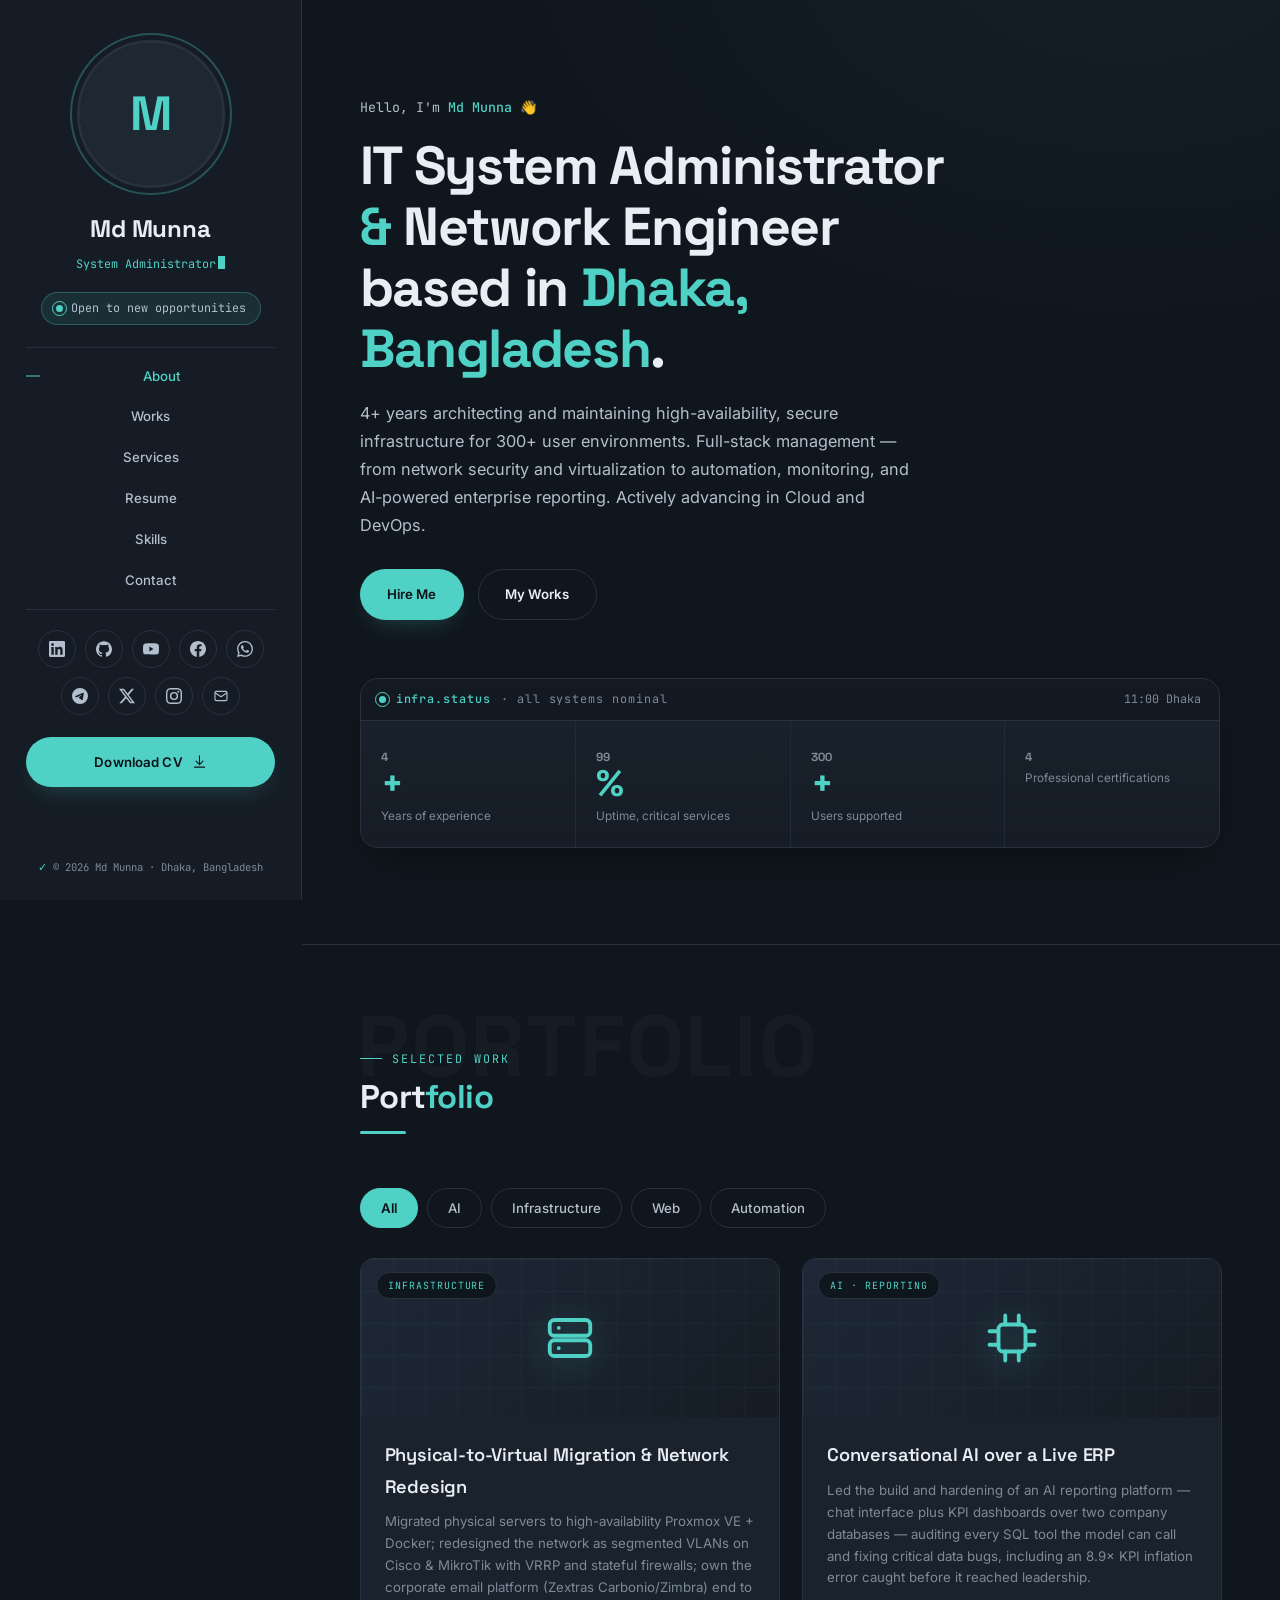
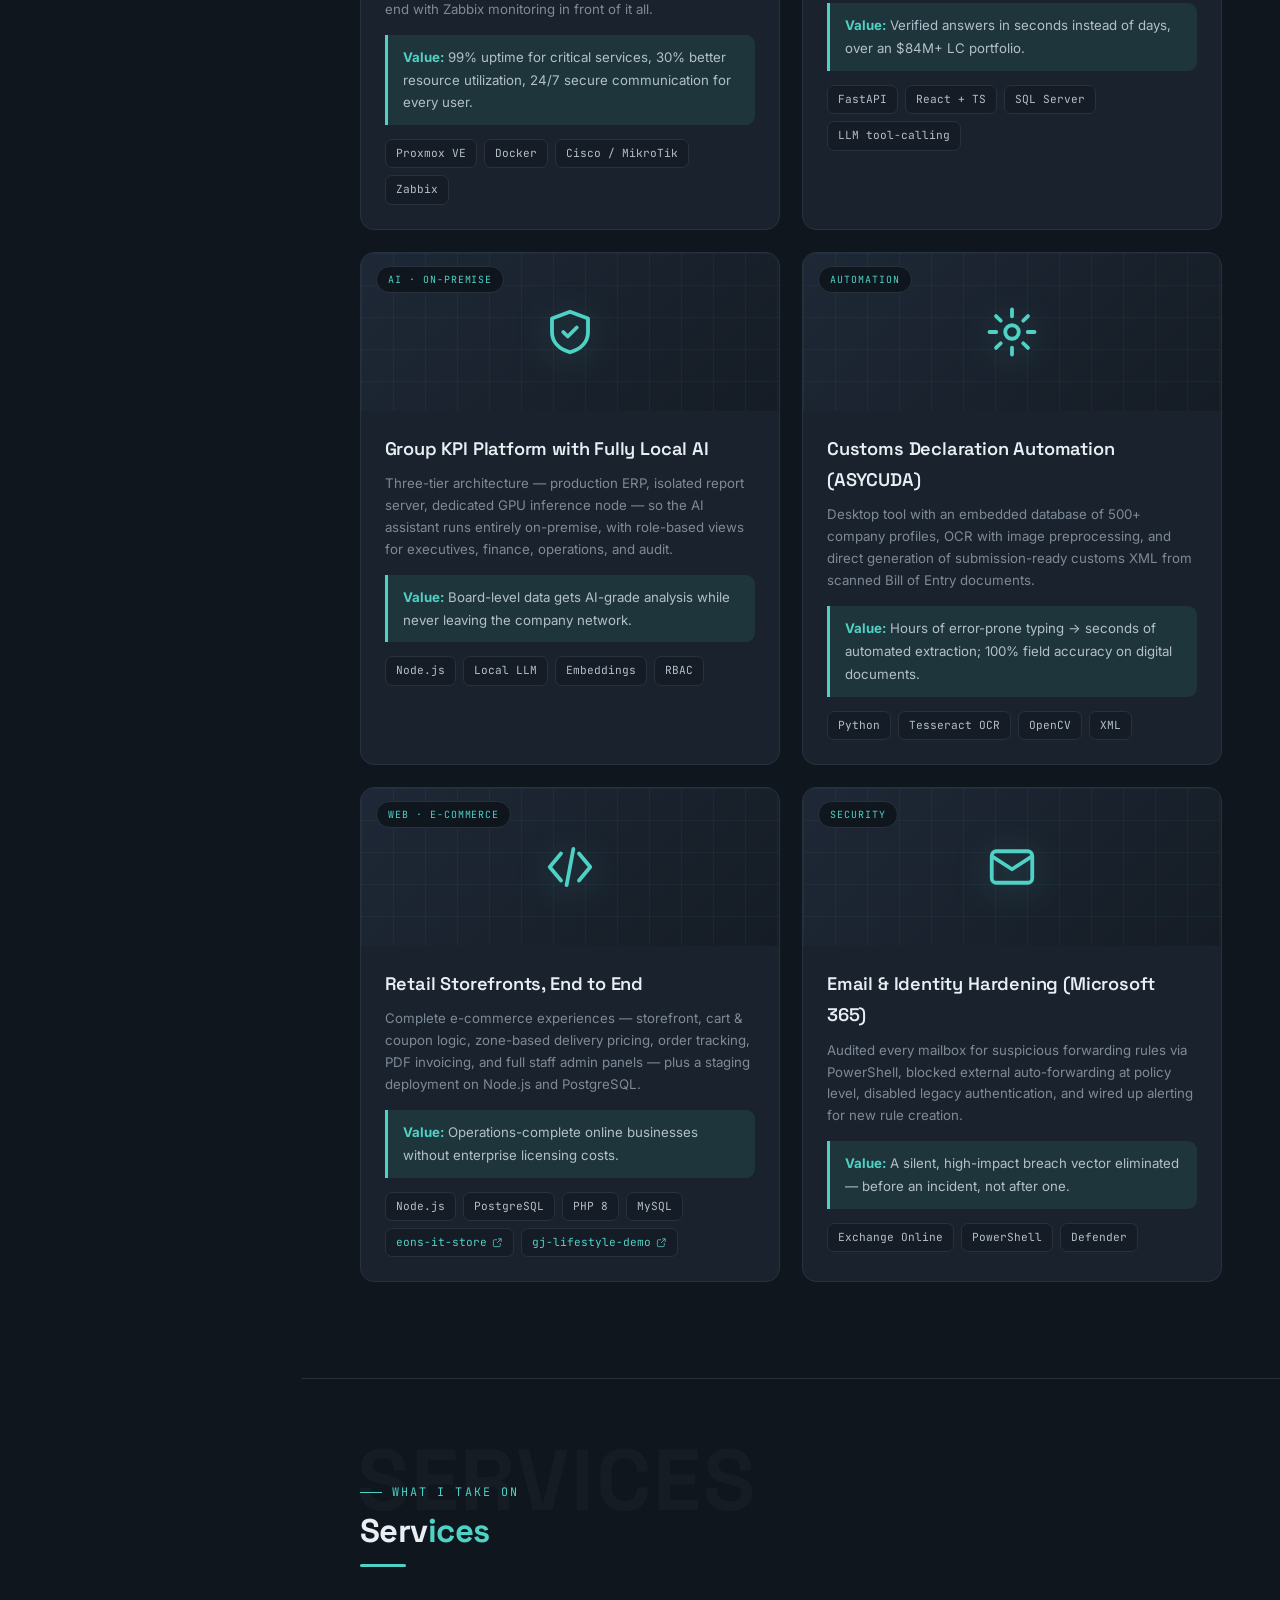
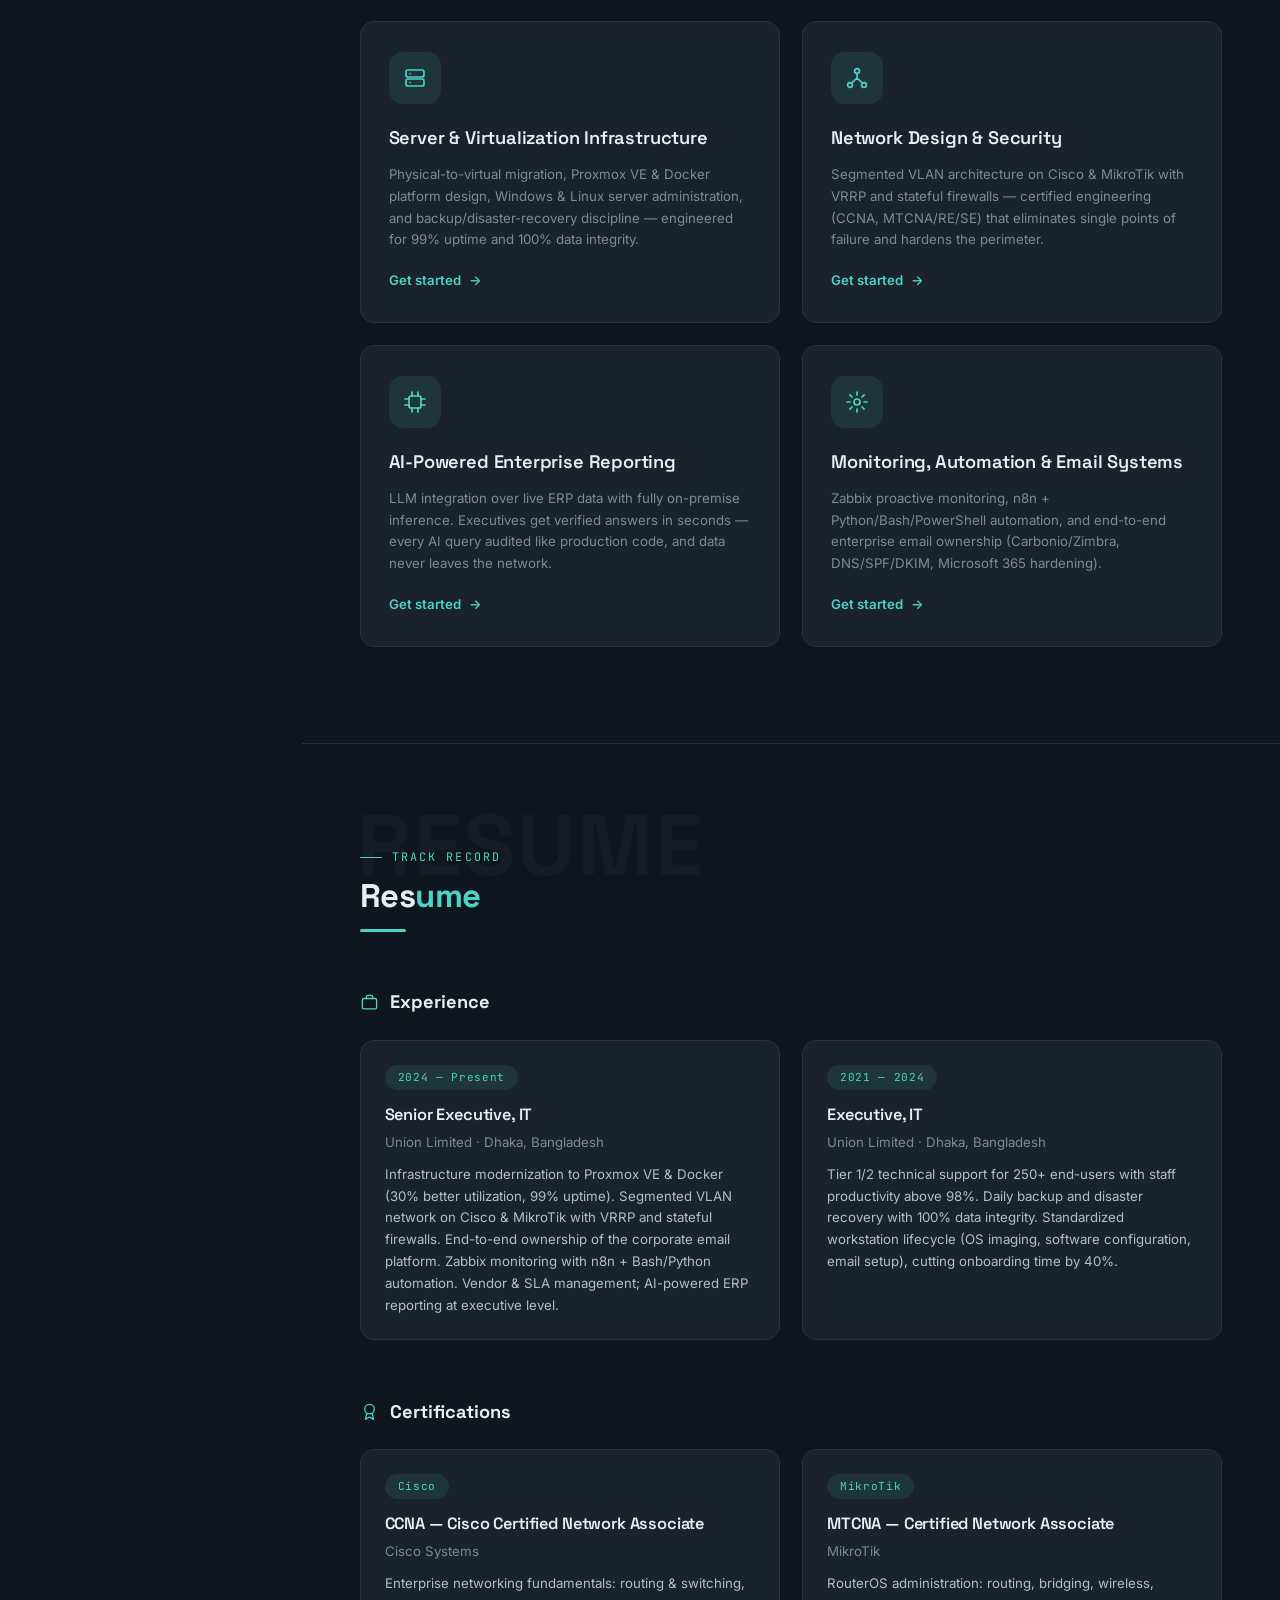
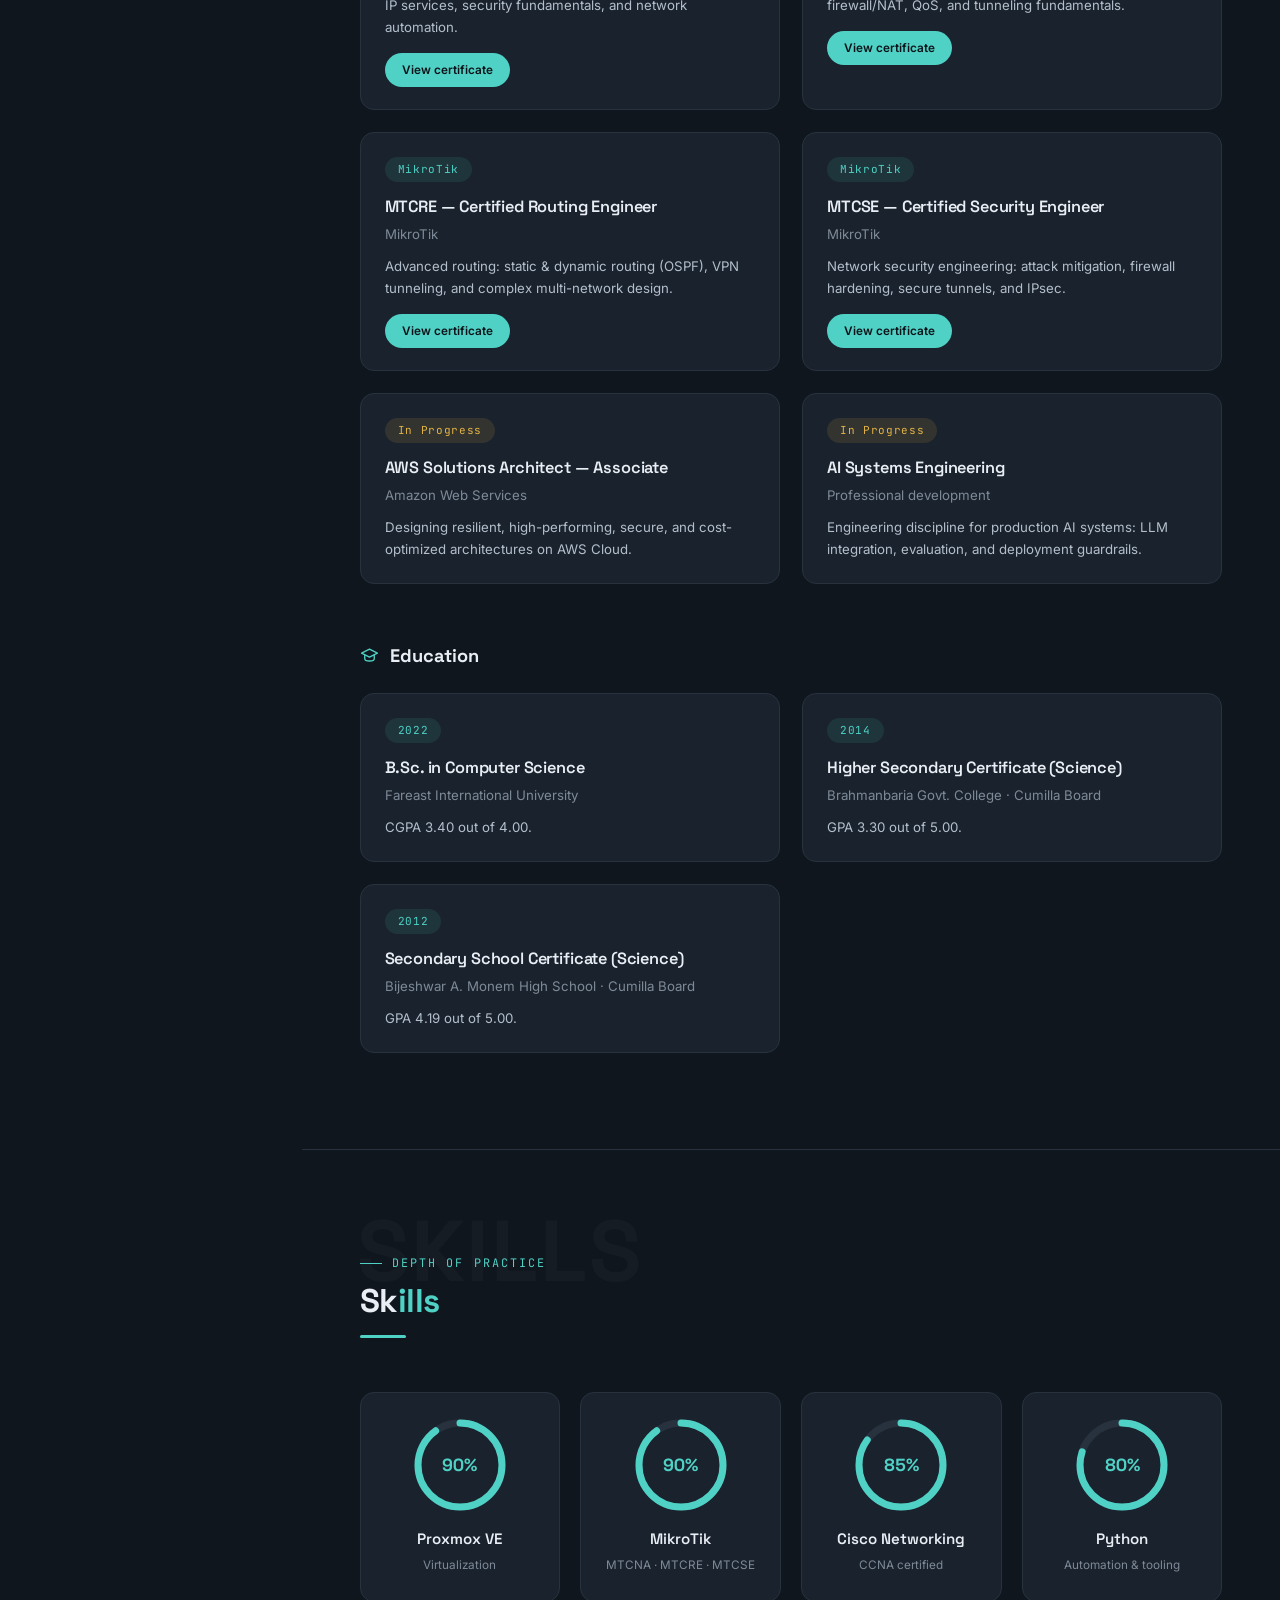
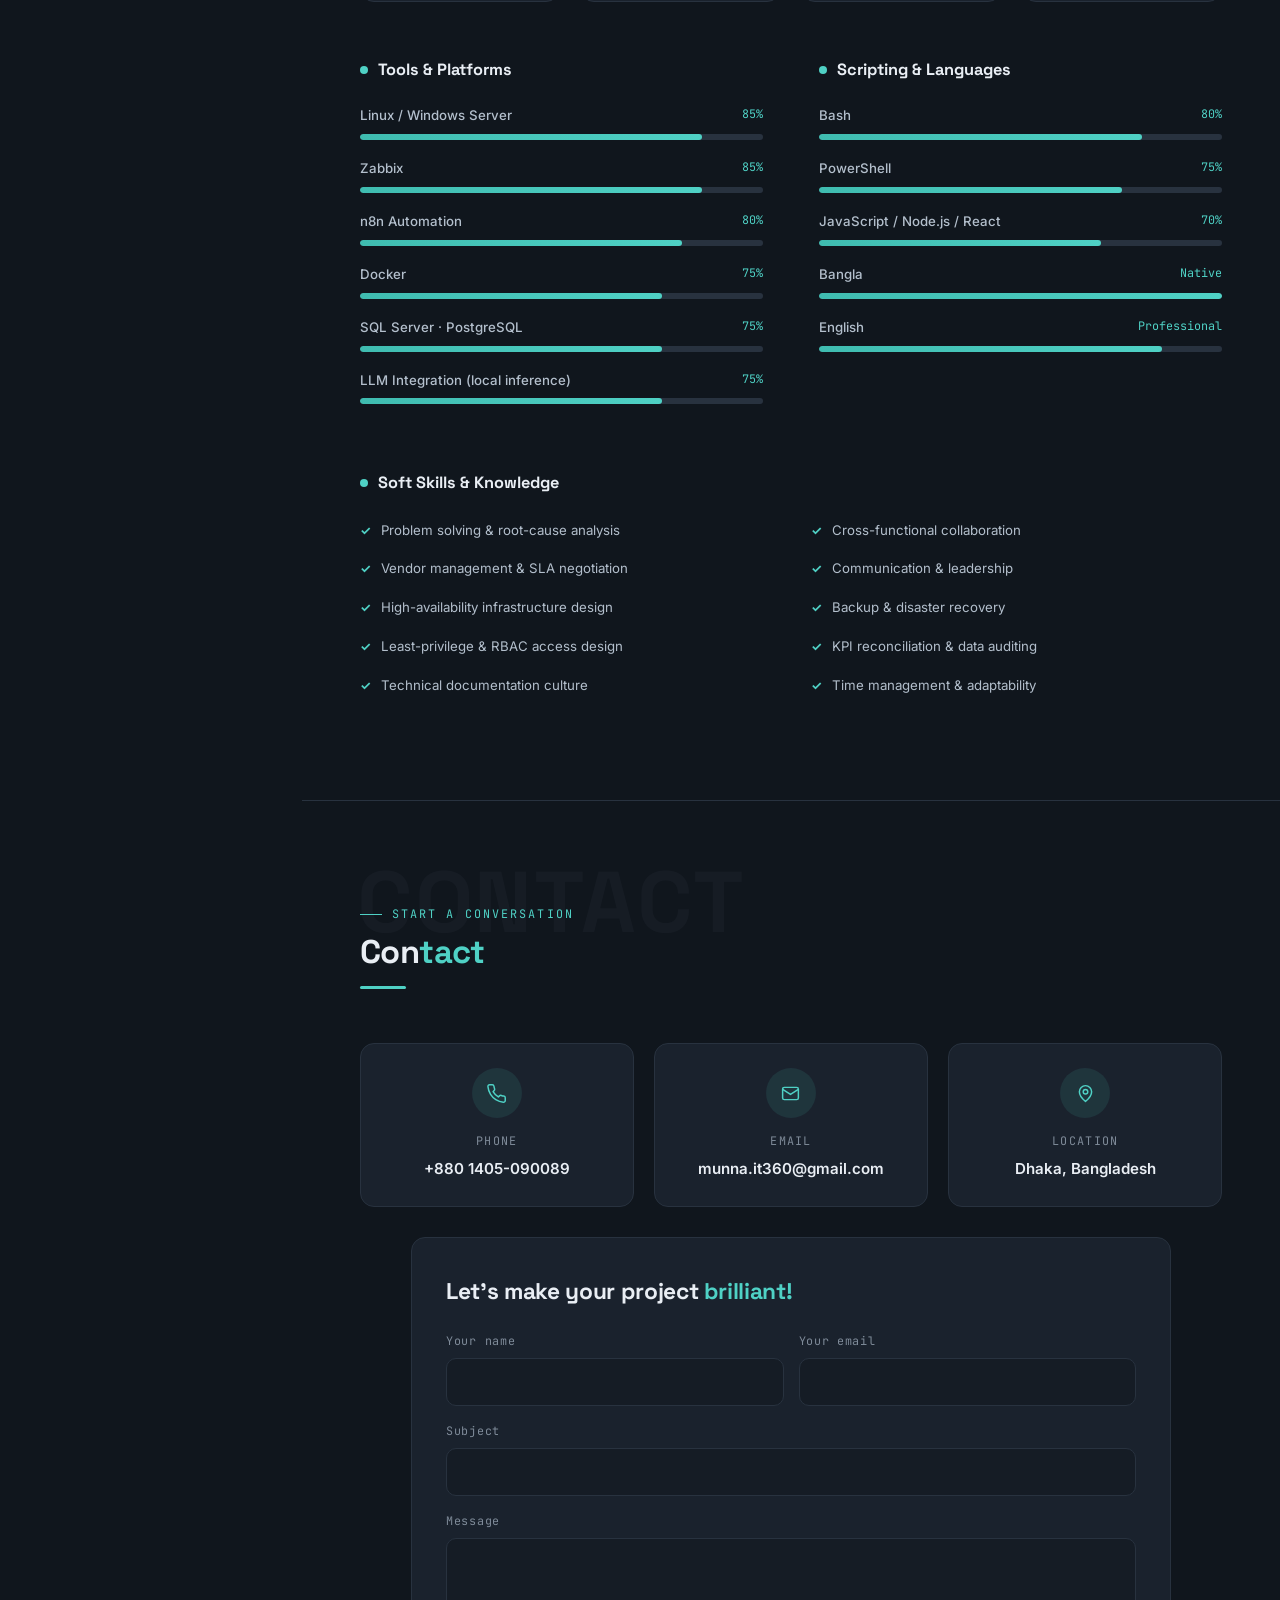
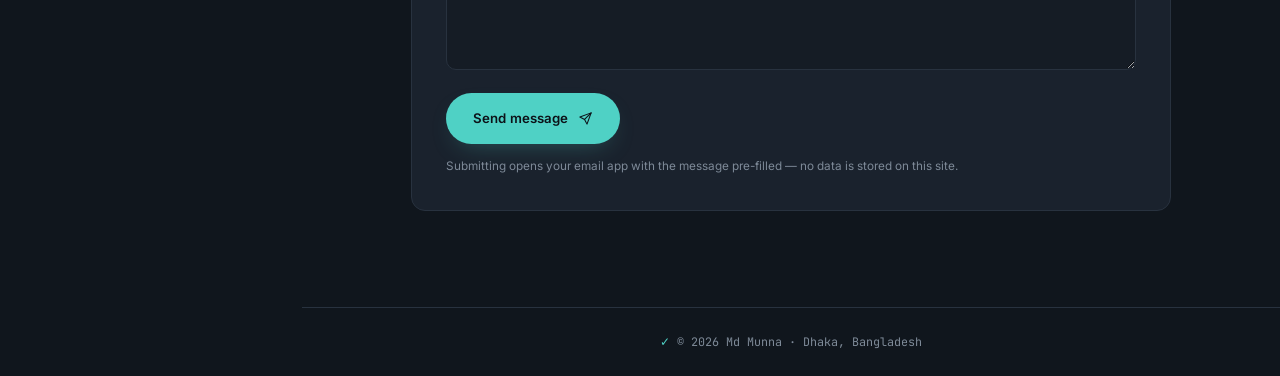
<file: index.html>
<!DOCTYPE html>
<html lang="en">
<head>
<meta charset="UTF-8">
<meta name="viewport" content="width=device-width, initial-scale=1">
<meta name="theme-color" content="#10161d">
<title>Md Munna — IT System Administrator &amp; Network Engineer</title>
<meta name="description" content="IT System Administrator and Network Engineer based in Dhaka, Bangladesh.">
<meta name="author" content="Md Munna">
<link rel="canonical" href="https://munna-it360.github.io/portfolio/">

<meta property="og:type" content="profile">
<meta property="og:site_name" content="Md Munna">
<meta property="og:title" content="Md Munna — IT System Administrator &amp; Network Engineer">
<meta property="og:description" content="Infrastructure, networking, automation, and AI-powered enterprise reporting.">
<meta property="og:image" content="img/og-cover.png">
<meta name="twitter:card" content="summary_large_image">

<link rel="icon" href="img/favicon.svg" type="image/svg+xml">
<link rel="apple-touch-icon" href="img/apple-touch-icon.png">

<link rel="preconnect" href="https://fonts.googleapis.com">
<link rel="preconnect" href="https://fonts.gstatic.com" crossorigin>
<link href="https://fonts.googleapis.com/css2?family=Space+Grotesk:wght@500;600;700&family=Inter:wght@400;500;600&family=JetBrains+Mono:wght@400;500&display=swap" rel="stylesheet">
<link rel="stylesheet" href="assets/css/style.css">
<script type="application/ld+json" id="ldjson">{}</script>
</head>
<body>

<a class="skip" href="#home">Skip to content</a>
<div class="progress" id="progress"></div>

<div class="boot" id="boot"><div class="spin"></div></div>

<!-- ===== SIDE RAIL (desktop) ===== -->
<aside class="rail" aria-label="Profile and navigation">
  <div class="avatar" id="avatar"></div>
  <p class="rail-name" id="railName"></p>
  <p class="typed-wrap"><span class="typed" id="typed"></span><span class="tcursor"></span></p>
  <p class="avail" id="avail" hidden></p>
  <nav class="rail-nav" id="railNav" aria-label="Sections"></nav>
  <div class="socials" id="railSocials"></div>
  <div class="rail-cv" id="railCv"></div>
  <p class="rail-foot" id="railFoot"></p>
</aside>

<!-- ===== TOPBAR (mobile / tablet) ===== -->
<header class="topbar">
  <div class="topbar-id">
    <span id="tbAvatar"></span>
    <span><b id="tbName"></b><span id="tbRole"></span></span>
  </div>
  <button class="burger" id="burger" aria-label="Open menu" aria-expanded="false" aria-controls="drawer">
    <svg viewBox="0 0 24 24" fill="none" stroke="currentColor" stroke-width="1.8" stroke-linecap="round"><path d="M4 7h16M4 12h16M4 17h16"/></svg>
  </button>
</header>

<div class="scrim" id="scrim"></div>
<aside class="drawer" id="drawer" aria-label="Menu">
  <div class="drawer-head">
    <span>Navigate</span>
    <button class="modal-close" id="drawerClose" aria-label="Close menu">
      <svg viewBox="0 0 24 24" fill="none" stroke="currentColor" stroke-width="1.8" stroke-linecap="round"><path d="M6 6l12 12M18 6L6 18"/></svg>
    </button>
  </div>
  <nav id="drawerNav" aria-label="Sections"></nav>
  <div class="socials" id="drawerSocials"></div>
  <div id="drawerCv"></div>
</aside>

<main class="main">

  <!-- ===== HERO ===== -->
  <section class="section hero" id="home">
    <p class="hello" id="hello"></p>
    <h1 id="heroTitle"></h1>
    <p class="intro" id="heroIntro"></p>
    <div class="hero-cta" id="heroCta"></div>

    <div class="console">
      <div class="console-bar">
        <span class="lhs"><span class="dot"></span><b id="consoleLabel"></b>· all systems nominal</span>
        <span class="clock" id="clock"></span>
      </div>
      <div class="console-grid" id="stats"></div>
    </div>
  </section>

  <!-- ===== WORKS ===== -->
  <section class="section" id="works">
    <header class="sec-head reveal">
      <span class="ghost" aria-hidden="true">Portfolio</span>
      <p class="eyebrow">Selected work</p>
      <h2>Port<em>folio</em></h2>
      <div class="bar"></div>
    </header>
    <div class="filters reveal" id="filters" role="group" aria-label="Filter projects"></div>
    <div class="grid-2" id="worksGrid"></div>
  </section>

  <!-- ===== SERVICES ===== -->
  <section class="section" id="services">
    <header class="sec-head reveal">
      <span class="ghost" aria-hidden="true">Services</span>
      <p class="eyebrow">What I take on</p>
      <h2>Serv<em>ices</em></h2>
      <div class="bar"></div>
    </header>
    <div class="grid-2" id="servicesGrid"></div>
  </section>

  <!-- ===== RESUME ===== -->
  <section class="section" id="resume">
    <header class="sec-head reveal">
      <span class="ghost" aria-hidden="true">Resume</span>
      <p class="eyebrow">Track record</p>
      <h2>Res<em>ume</em></h2>
      <div class="bar"></div>
    </header>

    <div class="rblock reveal">
      <h3><svg viewBox="0 0 24 24" fill="none" stroke="currentColor" stroke-width="1.7" stroke-linecap="round" stroke-linejoin="round"><rect x="3" y="7" width="18" height="13" rx="2"/><path d="M8 7V5a2 2 0 0 1 2-2h4a2 2 0 0 1 2 2v2"/></svg>Experience</h3>
      <div class="grid-2" id="experience"></div>
    </div>

    <div class="rblock reveal">
      <h3><svg viewBox="0 0 24 24" fill="none" stroke="currentColor" stroke-width="1.7" stroke-linecap="round" stroke-linejoin="round"><circle cx="12" cy="9" r="6"/><path d="M8.5 14L7 22l5-3 5 3-1.5-8"/></svg>Certifications</h3>
      <div class="grid-2" id="certs"></div>
    </div>

    <div class="rblock reveal">
      <h3><svg viewBox="0 0 24 24" fill="none" stroke="currentColor" stroke-width="1.7" stroke-linecap="round" stroke-linejoin="round"><path d="M22 9L12 4 2 9l10 5 10-5z"/><path d="M6 11.5V16c0 1.7 2.7 3 6 3s6-1.3 6-3v-4.5"/></svg>Education</h3>
      <div class="grid-2" id="education"></div>
    </div>
  </section>

  <!-- ===== SKILLS ===== -->
  <section class="section" id="skills">
    <header class="sec-head reveal">
      <span class="ghost" aria-hidden="true">Skills</span>
      <p class="eyebrow">Depth of practice</p>
      <h2>Sk<em>ills</em></h2>
      <div class="bar"></div>
    </header>
    <div class="feat" id="featSkills"></div>
    <div class="skill-cols" id="skillCols"></div>
    <div class="know-wrap reveal" id="knowWrap">
      <h3 id="knowTitle"></h3>
      <ul class="knowledge" id="knowledge"></ul>
    </div>
  </section>

  <!-- ===== CONTACT ===== -->
  <section class="section" id="contact">
    <header class="sec-head reveal">
      <span class="ghost" aria-hidden="true">Contact</span>
      <p class="eyebrow">Start a conversation</p>
      <h2>Con<em>tact</em></h2>
      <div class="bar"></div>
    </header>

    <div class="ccards" id="ccards"></div>

    <div class="cform-wrap">
      <form class="card cform reveal" id="contactForm" novalidate>
        <h3 id="formTitle"></h3>
        <div class="frow">
          <div class="field">
            <label for="fName">Your name</label>
            <input id="fName" name="name" type="text" autocomplete="name" required>
          </div>
          <div class="field">
            <label for="fEmail">Your email</label>
            <input id="fEmail" name="email" type="email" autocomplete="email" required>
          </div>
        </div>
        <div class="field">
          <label for="fSubject">Subject</label>
          <input id="fSubject" name="subject" type="text">
        </div>
        <div class="field">
          <label for="fMsg">Message</label>
          <textarea id="fMsg" name="message" required></textarea>
        </div>
        <button type="submit" class="btn btn-accent" id="sendBtn">Send message</button>
        <p class="formmsg" id="formMsg" role="status" aria-live="polite"></p>
        <p class="note" id="formNote"></p>
      </form>
    </div>
  </section>

  <footer class="foot" id="pageFoot"></footer>
</main>

<button class="totop" id="totop" aria-label="Back to top">
  <svg viewBox="0 0 24 24" fill="none" stroke="currentColor" stroke-width="1.9" stroke-linecap="round" stroke-linejoin="round"><path d="M12 20V5M6 11l6-6 6 6"/></svg>
</button>

<!-- ===== CERTIFICATE MODAL ===== -->
<div class="modal" id="modal" role="dialog" aria-modal="true" aria-labelledby="modalTitle">
  <div class="modal-panel">
    <div class="modal-head">
      <h4 id="modalTitle">Certificate</h4>
      <button class="modal-close" id="modalClose" aria-label="Close">
        <svg viewBox="0 0 24 24" fill="none" stroke="currentColor" stroke-width="1.8" stroke-linecap="round"><path d="M6 6l12 12M18 6L6 18"/></svg>
      </button>
    </div>
    <div class="modal-body" id="modalImg"></div>
  </div>
</div>

<script src="assets/js/icons.js"></script>
<script src="assets/js/app.js"></script>
</body>
</html>
</file>
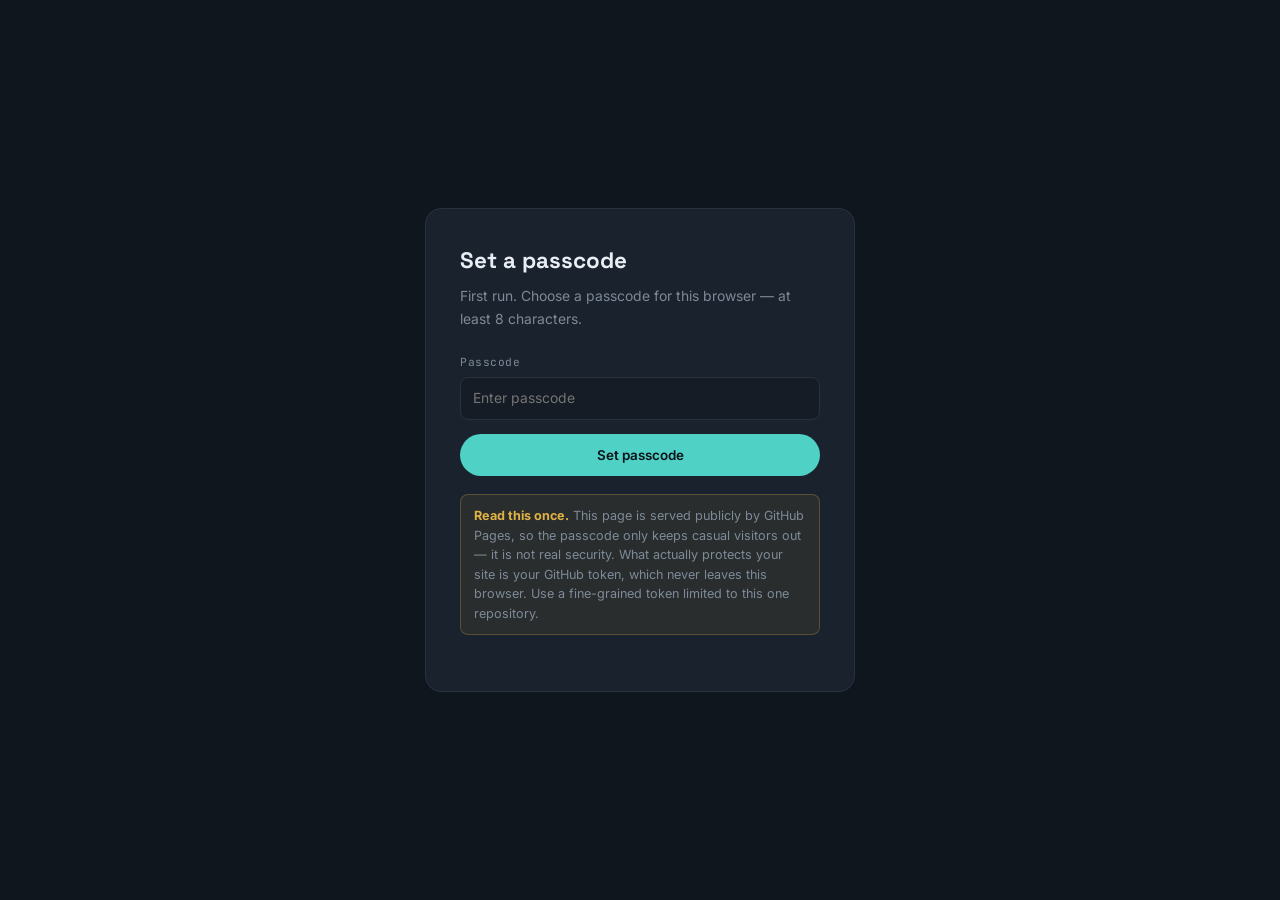
<file: admin/index.html>
<!DOCTYPE html>
<html lang="en">
<head>
<meta charset="UTF-8">
<meta name="viewport" content="width=device-width, initial-scale=1">
<meta name="robots" content="noindex, nofollow">
<title>Content manager — Md Munna</title>
<link rel="preconnect" href="https://fonts.googleapis.com">
<link rel="preconnect" href="https://fonts.gstatic.com" crossorigin>
<link href="https://fonts.googleapis.com/css2?family=Space+Grotesk:wght@500;600;700&family=Inter:wght@400;500;600&family=JetBrains+Mono:wght@400;500&display=swap" rel="stylesheet">
<link rel="stylesheet" href="../assets/css/admin.css">
</head>
<body>

<!-- ===== GATE ===== -->
<div class="gate" id="gate">
  <div class="gate-box">
    <h1>Content manager</h1>
    <p>Edit everything on the portfolio, then publish to GitHub.</p>
    <div class="f">
      <label for="pass">Passcode</label>
      <input id="pass" type="password" autocomplete="current-password" placeholder="Enter passcode">
    </div>
    <button class="btn btn-accent btn-block" id="unlock">Unlock</button>
    <p class="warn">
      <b>Read this once.</b> This page is served publicly by GitHub Pages, so the passcode
      only keeps casual visitors out — it is not real security. What actually protects your
      site is your GitHub token, which never leaves this browser. Use a fine-grained token
      limited to this one repository.
    </p>
  </div>
</div>

<!-- ===== APP ===== -->
<div class="shell hide" id="shell">
  <aside class="side">
    <div class="brand">Content manager<span>portfolio/content.json</span></div>
    <nav class="tabs" id="tabs"></nav>
    <div class="side-foot">
      <button class="btn btn-ghost btn-sm" id="previewBtn">Preview site</button>
      <button class="btn btn-ghost btn-sm" id="lockBtn">Lock</button>
    </div>
  </aside>

  <div class="body">
    <div class="bar">
      <h2 id="paneTitle">Profile</h2>
      <span class="dirty hide" id="dirty">Unsaved changes</span>
      <button class="btn btn-ghost btn-sm" id="revertBtn">Revert</button>
      <button class="btn btn-ghost btn-sm" id="downloadBtn">Download JSON</button>
      <button class="btn btn-accent btn-sm" id="publishBtn">Publish</button>
    </div>
    <div class="pane" id="pane"></div>
  </div>
</div>

<div class="toast" id="toast"></div>

<script src="../assets/js/icons.js"></script>
<script src="../assets/js/admin.js"></script>
</body>
</html>
</file>
<file: assets/css/style.css>
/* ============================================================
   Md Munna — portfolio
   Palette is unchanged from v1. Type, spacing, layout rebuilt.
   ============================================================ */

/* ---------- 1. TOKENS ---------- */
:root{
  /* colour — unchanged */
  --bg:#10161d;
  --bg-2:#151c25;
  --bg-3:#0c1218;
  --card:#1a222d;
  --card-2:#202a37;
  --line:#28323f;
  --line-soft:#212b36;
  --text:#e9eef4;
  --text-soft:#b3bfcc;
  --text-mute:#7e8a98;
  --accent:#4fd1c5;
  --accent-dark:#3fbcb0;
  --accent-dim:rgba(79,209,197,.10);
  --accent-line:rgba(79,209,197,.30);
  --accent-glow:rgba(79,209,197,.35);
  --amber:#e2b344;

  /* type */
  --display:'Space Grotesk',ui-sans-serif,system-ui,sans-serif;
  --body:'Inter',ui-sans-serif,system-ui,-apple-system,sans-serif;
  --mono:'JetBrains Mono',ui-monospace,'SF Mono',Menlo,monospace;

  --fs-xs:.735rem;
  --fs-sm:.83rem;
  --fs-base:.945rem;
  --fs-md:1.02rem;
  --fs-lg:1.14rem;
  --fs-xl:clamp(1.5rem,2.6vw,2.05rem);
  --fs-hero:clamp(1.95rem,4.4vw,3.35rem);

  /* space + shape */
  --rail:302px;
  --gutter:clamp(20px,4.5vw,68px);
  --sec-y:clamp(60px,8vw,96px);
  --r-sm:9px;
  --r:14px;
  --r-lg:18px;
  --shadow:0 18px 44px -22px rgba(0,0,0,.62);
  --shadow-lg:0 40px 90px -34px rgba(0,0,0,.9);
  --ease:cubic-bezier(.22,.61,.36,1);
}

/* ---------- 2. RESET ---------- */
*,*::before,*::after{margin:0;padding:0;box-sizing:border-box}
html{scroll-behavior:smooth;-webkit-text-size-adjust:100%}
body{
  font-family:var(--body);
  font-size:var(--fs-base);
  line-height:1.72;
  color:var(--text);
  background:
    radial-gradient(1000px 620px at 88% -6%,rgba(79,209,197,.055),transparent 62%),
    radial-gradient(820px 520px at -12% 42%,rgba(79,140,209,.045),transparent 62%),
    var(--bg);
  background-attachment:fixed;
  -webkit-font-smoothing:antialiased;
  overflow-x:hidden;
}
img,svg{max-width:100%;display:block}
a{color:var(--accent);text-decoration:none}
button,input,textarea,select{font:inherit;color:inherit}
ul,ol{list-style:none}
::selection{background:var(--accent);color:var(--bg-3)}

:focus-visible{outline:2px solid var(--accent);outline-offset:3px;border-radius:5px}
:focus:not(:focus-visible){outline:none}

.skip{position:absolute;left:-9999px;top:0;z-index:200;background:var(--accent);color:var(--bg-3);
  padding:12px 22px;border-radius:0 0 var(--r-sm) 0;font-weight:600}
.skip:focus{left:0}
.sr{position:absolute;width:1px;height:1px;overflow:hidden;clip:rect(0 0 0 0);white-space:nowrap}

/* ---------- 3. MOTION ---------- */
.reveal{opacity:0;transform:translateY(14px);
  transition:opacity .7s var(--ease),transform .7s var(--ease)}
.reveal.in{opacity:1;transform:none}
@media(prefers-reduced-motion:reduce){
  html{scroll-behavior:auto}
  *,*::before,*::after{animation-duration:.001ms!important;animation-iteration-count:1!important;
    transition-duration:.001ms!important;scroll-behavior:auto!important}
  .reveal{opacity:1!important;transform:none!important}
}

/* ---------- 4. SCROLL PROGRESS ---------- */
.progress{position:fixed;top:0;left:0;height:2px;width:0;z-index:90;
  background:linear-gradient(90deg,var(--accent),#7ee3da);box-shadow:0 0 12px var(--accent-glow)}

/* ---------- 5. SIDE RAIL ---------- */
.rail{
  position:fixed;inset:0 auto 0 0;width:var(--rail);z-index:60;
  background:var(--bg-2);border-right:1px solid var(--line);
  display:flex;flex-direction:column;align-items:center;text-align:center;
  padding:40px 26px 24px;overflow-y:auto;overscroll-behavior:contain;
  scrollbar-width:thin;scrollbar-color:var(--line) transparent;
}
.rail::-webkit-scrollbar{width:6px}
.rail::-webkit-scrollbar-thumb{background:var(--line);border-radius:99px}

.avatar{position:relative;width:148px;height:148px;border-radius:50%;overflow:hidden;flex-shrink:0;
  border:3px solid var(--line);outline:2px solid var(--accent-line);outline-offset:5px}
.avatar img{width:100%;height:100%;object-fit:cover;position:relative;z-index:1}
.avatar .initial{position:absolute;inset:0;display:flex;align-items:center;justify-content:center;
  font-family:var(--display);font-size:3rem;font-weight:700;color:var(--accent);background:#1e2833}

.rail-name{margin-top:20px;font-family:var(--display);font-size:1.5rem;font-weight:700;letter-spacing:-.01em}
.typed-wrap{margin-top:5px;min-height:24px;font-family:var(--mono);font-size:var(--fs-xs);color:var(--text-soft)}
.typed{color:var(--accent)}
.tcursor{display:inline-block;width:7px;height:13px;background:var(--accent);
  vertical-align:-1px;margin-left:2px;animation:blink 1.05s steps(1) infinite}
@keyframes blink{50%{opacity:0}}

.avail{margin-top:14px;display:inline-flex;align-items:center;gap:8px;font-family:var(--mono);
  font-size:var(--fs-xs);color:var(--text-soft);background:var(--accent-dim);
  border:1px solid var(--accent-line);border-radius:999px;padding:5px 14px}
.dot{width:7px;height:7px;border-radius:50%;background:var(--accent);position:relative;flex-shrink:0}
.dot::after{content:'';position:absolute;inset:-4px;border-radius:50%;
  border:1px solid var(--accent);animation:ping 2s var(--ease) infinite}
@keyframes ping{0%{transform:scale(.5);opacity:.9}100%{transform:scale(1.5);opacity:0}}

.rail-nav{margin-top:22px;width:100%;border-top:1px solid var(--line);border-bottom:1px solid var(--line);padding:8px 0}
.rail-nav a{display:block;padding:9px 0;color:var(--text-soft);font-size:var(--fs-sm);font-weight:500;
  position:relative;transition:color .2s}
.rail-nav a::before{content:'';position:absolute;left:0;top:50%;width:0;height:1px;background:var(--accent);
  transform:translateY(-50%);transition:width .25s var(--ease)}
.rail-nav a:hover,.rail-nav a[aria-current="true"]{color:var(--accent)}
.rail-nav a[aria-current="true"]::before{width:14px}
.rail-nav a[aria-current="true"]{padding-left:22px}

.socials{margin-top:20px;display:flex;flex-wrap:wrap;gap:9px;justify-content:center}
.socials a{width:38px;height:38px;border-radius:50%;border:1px solid var(--line);
  display:grid;place-items:center;color:var(--text-soft);
  transition:color .2s,border-color .2s,background .2s,transform .18s var(--ease)}
.socials svg{width:16px;height:16px}
.socials a:hover{color:var(--accent);border-color:var(--accent);background:var(--accent-dim);transform:translateY(-3px)}

.rail-cv{margin-top:22px;width:100%}
.rail-cv .btn{width:100%}
.rail-foot{margin-top:auto;padding-top:22px;font-family:var(--mono);font-size:.66rem;color:var(--text-mute);line-height:1.6}
.rail-foot .tick{color:var(--accent)}

/* ---------- 6. BUTTONS ---------- */
.btn{display:inline-flex;align-items:center;justify-content:center;gap:9px;
  padding:13px 26px;border-radius:999px;border:1px solid transparent;
  font-family:var(--body);font-weight:600;font-size:var(--fs-sm);letter-spacing:.01em;
  cursor:pointer;transition:transform .18s var(--ease),background .2s,color .2s,border-color .2s,box-shadow .2s}
.btn svg{width:15px;height:15px}
.btn-accent{background:var(--accent);color:var(--bg-3);box-shadow:0 10px 26px -12px var(--accent-glow)}
.btn-accent:hover{background:var(--accent-dark);transform:translateY(-2px);box-shadow:0 16px 32px -12px var(--accent-glow)}
.btn-ghost{border-color:var(--line);color:var(--text);background:transparent}
.btn-ghost:hover{border-color:var(--accent);color:var(--accent);transform:translateY(-2px)}
.btn:active{transform:translateY(0)}

/* ---------- 7. TOPBAR + DRAWER (mobile) ---------- */
.topbar{display:none;position:sticky;top:0;z-index:70;
  align-items:center;justify-content:space-between;gap:14px;
  padding:11px var(--gutter);
  background:rgba(21,28,37,.86);backdrop-filter:blur(14px);
  border-bottom:1px solid var(--line)}
.topbar-id{display:flex;align-items:center;gap:11px;min-width:0}
.topbar-id img{width:34px;height:34px;border-radius:50%;object-fit:cover;border:1px solid var(--line)}
.topbar-id b{font-family:var(--display);font-size:.98rem;font-weight:700;line-height:1.2;display:block}
.topbar-id span{font-family:var(--mono);font-size:.66rem;color:var(--text-mute);display:block}
.burger{width:42px;height:42px;flex-shrink:0;border-radius:11px;border:1px solid var(--line);
  background:transparent;color:var(--text);display:grid;place-items:center;cursor:pointer;transition:.2s}
.burger svg{width:20px;height:20px}
.burger:hover{border-color:var(--accent);color:var(--accent)}

.scrim{position:fixed;inset:0;z-index:79;background:rgba(8,12,17,.72);backdrop-filter:blur(3px);
  opacity:0;visibility:hidden;transition:opacity .3s,visibility .3s}
.scrim.on{opacity:1;visibility:visible}

.drawer{position:fixed;top:0;right:0;bottom:0;width:min(310px,84vw);z-index:80;
  background:var(--bg-2);border-left:1px solid var(--line);
  padding:20px 22px 26px;overflow-y:auto;
  transform:translateX(102%);visibility:hidden;
  transition:transform .34s var(--ease),visibility .34s;
  box-shadow:var(--shadow-lg)}
.drawer.on{transform:none;visibility:visible}
.drawer-head{display:flex;align-items:center;justify-content:space-between;margin-bottom:18px}
.drawer-head span{font-family:var(--mono);font-size:var(--fs-xs);letter-spacing:.16em;
  text-transform:uppercase;color:var(--accent)}
.drawer nav{border-top:1px solid var(--line);padding-top:6px}
.drawer nav a{display:block;padding:13px 0;border-bottom:1px solid var(--line-soft);
  color:var(--text-soft);font-weight:500;transition:color .2s,padding-left .2s}
.drawer nav a:hover,.drawer nav a[aria-current="true"]{color:var(--accent);padding-left:8px}
.drawer .socials{margin-top:22px;justify-content:flex-start}
.drawer .btn{width:100%;margin-top:20px}

/* ---------- 8. LAYOUT ---------- */
.main{margin-left:var(--rail);min-width:0}
.section{padding:var(--sec-y) var(--gutter);border-bottom:1px solid var(--line);position:relative;scroll-margin-top:8px}
.section:last-of-type{border-bottom:none}

.sec-head{position:relative;margin-bottom:clamp(34px,4.5vw,54px)}
.sec-head .ghost{position:absolute;top:-.44em;left:-.03em;
  font-family:var(--display);font-size:clamp(3rem,7vw,5.4rem);font-weight:700;
  color:rgba(233,238,244,.030);letter-spacing:.02em;text-transform:uppercase;
  line-height:1;pointer-events:none;user-select:none;white-space:nowrap}
.eyebrow{position:relative;display:inline-flex;align-items:center;gap:10px;
  font-family:var(--mono);font-size:var(--fs-xs);letter-spacing:.18em;text-transform:uppercase;
  color:var(--accent);margin-bottom:10px}
.eyebrow::before{content:'';width:22px;height:1px;background:var(--accent)}
.sec-head h2{position:relative;font-family:var(--display);font-size:var(--fs-xl);
  font-weight:700;letter-spacing:-.015em;line-height:1.15}
.sec-head h2 em{font-style:normal;color:var(--accent)}
.sec-head .bar{width:46px;height:3px;background:var(--accent);border-radius:2px;margin-top:14px}

/* ---------- 9. HERO ---------- */
.hero{min-height:88vh;display:flex;flex-direction:column;justify-content:center}
.hello{font-family:var(--mono);font-size:var(--fs-sm);color:var(--text-soft)}
.hello b{color:var(--accent);font-weight:500}
.hero h1{margin-top:16px;font-family:var(--display);font-size:var(--fs-hero);font-weight:700;
  line-height:1.14;letter-spacing:-.025em;max-width:17ch}
.hero h1 em{font-style:normal;color:var(--accent)}
.hero .intro{margin-top:20px;max-width:56ch;color:var(--text-soft);font-size:var(--fs-md)}
.hero-cta{margin-top:30px;display:flex;gap:14px;flex-wrap:wrap}

/* signature: status console */
.console{margin-top:clamp(38px,5vw,58px);max-width:860px;
  background:linear-gradient(180deg,var(--card) 0%,rgba(26,34,45,.55) 100%);
  border:1px solid var(--line);border-radius:var(--r-lg);overflow:hidden;box-shadow:var(--shadow)}
.console-bar{display:flex;align-items:center;justify-content:space-between;gap:14px;flex-wrap:wrap;
  padding:10px 18px;border-bottom:1px solid var(--line);background:rgba(12,18,24,.5)}
.console-bar .lhs{display:flex;align-items:center;gap:10px;font-family:var(--mono);
  font-size:var(--fs-xs);color:var(--text-mute);letter-spacing:.08em}
.console-bar .lhs b{color:var(--accent);font-weight:500}
.console-bar .clock{font-family:var(--mono);font-size:var(--fs-xs);color:var(--text-mute);
  font-variant-numeric:tabular-nums}
.console-grid{display:grid;grid-template-columns:repeat(4,1fr)}
.stat{padding:22px 20px;border-left:1px solid var(--line-soft)}
.stat:first-child{border-left:none}
.stat b{display:block;font-family:var(--display);font-size:clamp(1.6rem,3vw,2.3rem);
  font-weight:700;color:var(--accent);line-height:1.05;font-variant-numeric:tabular-nums}
.stat span{display:block;margin-top:5px;font-size:var(--fs-xs);color:var(--text-mute);line-height:1.45}

/* ---------- 10. WORKS ---------- */
.filters{display:flex;gap:9px;flex-wrap:wrap;margin-bottom:30px}
.fbtn{background:none;border:1px solid var(--line);color:var(--text-soft);
  padding:8px 20px;border-radius:999px;font-size:var(--fs-sm);font-weight:500;cursor:pointer;transition:.2s}
.fbtn:hover{border-color:var(--accent);color:var(--accent)}
.fbtn[aria-pressed="true"]{background:var(--accent);border-color:var(--accent);color:var(--bg-3);font-weight:600}

.grid-2{display:grid;grid-template-columns:repeat(auto-fit,minmax(330px,1fr));gap:22px}
.card{background:var(--card);border:1px solid var(--line);border-radius:var(--r);
  transition:transform .3s var(--ease),border-color .3s,box-shadow .3s}
.card:hover{transform:translateY(-4px);border-color:var(--accent-line);box-shadow:var(--shadow)}

.work{overflow:hidden;display:flex;flex-direction:column}
.work[hidden]{display:none}
.work-visual{position:relative;height:158px;display:grid;place-items:center;
  background:linear-gradient(135deg,#1e2836,#151c25)}
.work-visual::before{content:'';position:absolute;inset:0;
  background-image:linear-gradient(rgba(79,209,197,.05) 1px,transparent 1px),
                   linear-gradient(90deg,rgba(79,209,197,.05) 1px,transparent 1px);
  background-size:32px 32px}
.work-visual svg{position:relative;width:54px;height:54px;color:var(--accent);
  filter:drop-shadow(0 6px 18px var(--accent-glow))}
.wtag{position:absolute;top:13px;left:15px;font-family:var(--mono);font-size:.62rem;
  letter-spacing:.1em;text-transform:uppercase;color:var(--accent);
  background:rgba(12,18,24,.8);border:1px solid var(--line);padding:4px 11px;border-radius:999px}
.work-body{padding:22px 24px 24px;display:flex;flex-direction:column;flex:1}
.work-body h3{font-family:var(--display);font-size:var(--fs-lg);font-weight:600;letter-spacing:-.01em}
.work-body p{margin-top:9px;color:var(--text-mute);font-size:var(--fs-sm);line-height:1.65}
.wvalue{margin-top:14px;padding:11px 15px;background:var(--accent-dim);
  border-left:3px solid var(--accent);border-radius:0 var(--r-sm) var(--r-sm) 0;
  font-size:var(--fs-sm);color:var(--text-soft)}
.wvalue strong{color:var(--accent)}
.chips{margin-top:14px;display:flex;flex-wrap:wrap;gap:7px}
.chip{font-family:var(--mono);font-size:.7rem;background:var(--bg-2);border:1px solid var(--line);
  border-radius:7px;padding:4px 10px;color:var(--text-soft)}
a.chip{color:var(--accent);display:inline-flex;align-items:center;gap:5px;transition:.2s}
a.chip svg{width:11px;height:11px}
a.chip:hover{border-color:var(--accent);background:var(--accent-dim)}

.empty{grid-column:1/-1;padding:44px;text-align:center;color:var(--text-mute);
  border:1px dashed var(--line);border-radius:var(--r);font-size:var(--fs-sm)}

/* ---------- 11. SERVICES ---------- */
.svc{padding:30px 28px;display:flex;flex-direction:column}
.svc .ico{width:52px;height:52px;border-radius:14px;background:var(--accent-dim);
  display:grid;place-items:center;color:var(--accent);margin-bottom:18px}
.svc .ico svg{width:24px;height:24px}
.svc h3{font-family:var(--display);font-size:var(--fs-lg);font-weight:600;letter-spacing:-.01em}
.svc p{margin-top:10px;color:var(--text-mute);font-size:var(--fs-sm);line-height:1.65;flex:1}
.svc .get{margin-top:18px;display:inline-flex;align-items:center;gap:8px;
  font-weight:600;font-size:var(--fs-sm);color:var(--accent);align-self:flex-start}
.svc .get::after{content:'→';transition:transform .2s var(--ease)}
.svc .get:hover::after{transform:translateX(5px)}

/* ---------- 12. RESUME ---------- */
.rblock + .rblock{margin-top:clamp(38px,5vw,56px)}
.rblock > h3{display:flex;align-items:center;gap:11px;margin-bottom:22px;
  font-family:var(--display);font-size:var(--fs-lg);font-weight:700}
.rblock > h3 svg{width:19px;height:19px;color:var(--accent);flex-shrink:0}
.r-item{padding:22px 24px}
.when{display:inline-block;font-family:var(--mono);font-size:.69rem;letter-spacing:.06em;
  background:var(--accent-dim);color:var(--accent);padding:3px 13px;border-radius:999px}
.when.wip{background:rgba(226,179,68,.12);color:var(--amber)}
.r-item h4{margin-top:11px;font-family:var(--display);font-size:var(--fs-md);font-weight:600;letter-spacing:-.01em}
.r-item .org{margin-top:2px;color:var(--text-mute);font-size:var(--fs-sm)}
.r-item p{margin-top:10px;color:var(--text-soft);font-size:var(--fs-sm);line-height:1.65}
.cert-btn{display:inline-flex;align-items:center;gap:7px;margin-top:14px;
  font-size:var(--fs-xs);font-weight:600;color:var(--bg-3);background:var(--accent);
  padding:7px 17px;border-radius:999px;border:none;cursor:pointer;transition:.2s}
.cert-btn:hover{background:var(--accent-dark);transform:translateY(-1px)}

/* ---------- 13. SKILLS ---------- */
.feat{display:grid;grid-template-columns:repeat(auto-fit,minmax(190px,1fr));gap:20px;
  margin-bottom:clamp(38px,5vw,54px)}
.fskill{padding:26px 20px;text-align:center}
.ring{position:relative;width:92px;height:92px;margin:0 auto 15px}
.ring svg{transform:rotate(-90deg);width:92px;height:92px}
.ring b{position:absolute;inset:0;display:grid;place-items:center;
  font-family:var(--display);font-size:1.1rem;font-weight:700;color:var(--accent);
  font-variant-numeric:tabular-nums}
.fskill h4{font-family:var(--display);font-size:var(--fs-base);font-weight:600}
.fskill p{margin-top:3px;font-size:var(--fs-xs);color:var(--text-mute)}

.skill-cols{display:grid;grid-template-columns:repeat(auto-fit,minmax(320px,1fr));gap:38px 56px}
.skill-col h3{display:flex;align-items:center;gap:10px;margin-bottom:20px;
  font-family:var(--display);font-size:var(--fs-md);font-weight:700}
.skill-col h3::before{content:'';width:8px;height:8px;border-radius:50%;background:var(--accent);flex-shrink:0}
.sk{margin-bottom:17px}
.sk-top{display:flex;justify-content:space-between;gap:14px;font-size:var(--fs-sm);margin-bottom:7px}
.sk-top b{font-weight:500;color:var(--text-soft)}
.sk-top span{font-family:var(--mono);font-size:var(--fs-xs);color:var(--accent);flex-shrink:0}
.track{height:6px;background:var(--line);border-radius:99px;overflow:hidden}
.fill{height:100%;width:0;background:linear-gradient(90deg,var(--accent-dark),var(--accent));
  border-radius:99px;transition:width 1.15s var(--ease)}

.know-wrap{margin-top:clamp(34px,4vw,48px)}
.know-wrap h3{display:flex;align-items:center;gap:10px;margin-bottom:14px;
  font-family:var(--display);font-size:var(--fs-md);font-weight:700}
.know-wrap h3::before{content:'';width:8px;height:8px;border-radius:50%;background:var(--accent);flex-shrink:0}
.knowledge{display:grid;grid-template-columns:repeat(auto-fit,minmax(275px,1fr));gap:2px 40px}
.knowledge li{display:flex;gap:10px;align-items:baseline;padding:7px 0;
  font-size:var(--fs-sm);color:var(--text-soft)}
.knowledge li::before{content:'✓';color:var(--accent);font-weight:700;font-size:.78rem;flex-shrink:0}

/* ---------- 14. CONTACT ---------- */
.ccards{display:grid;grid-template-columns:repeat(auto-fit,minmax(230px,1fr));gap:20px;margin-bottom:30px}
.ccard{padding:24px;text-align:center}
.ccard .cico{width:50px;height:50px;margin:0 auto 13px;border-radius:50%;
  background:var(--accent-dim);display:grid;place-items:center;color:var(--accent)}
.ccard .cico svg{width:21px;height:21px}
.ccard .k{font-family:var(--mono);font-size:var(--fs-xs);color:var(--text-mute);
  text-transform:uppercase;letter-spacing:.11em}
.ccard .v{display:block;margin-top:5px;font-size:var(--fs-base);font-weight:600;color:var(--text);
  word-break:break-word;transition:color .2s}
a.v:hover{color:var(--accent)}

.cform-wrap{display:grid;grid-template-columns:minmax(0,760px);justify-content:center}
.cform{padding:clamp(24px,3.5vw,34px)}
.cform h3{font-family:var(--display);font-size:clamp(1.2rem,2.4vw,1.42rem);font-weight:700;
  letter-spacing:-.015em;margin-bottom:20px}
.cform h3 em{font-style:normal;color:var(--accent)}
.frow{display:grid;grid-template-columns:repeat(auto-fit,minmax(220px,1fr));gap:15px}
.field{margin-bottom:15px}
.field label{display:block;font-family:var(--mono);font-size:var(--fs-xs);
  color:var(--text-mute);letter-spacing:.06em;margin-bottom:6px}
.cform input,.cform textarea{width:100%;background:var(--bg-2);border:1px solid var(--line);
  border-radius:10px;padding:12px 15px;font-size:var(--fs-sm);transition:border-color .2s,background .2s}
.cform input::placeholder,.cform textarea::placeholder{color:var(--text-mute)}
.cform input:focus,.cform textarea:focus{outline:none;border-color:var(--accent);background:var(--bg-3)}
.cform textarea{min-height:132px;resize:vertical}
.cform .note{margin-top:12px;font-size:var(--fs-xs);color:var(--text-mute)}
.formmsg{margin-top:12px;font-size:var(--fs-sm);display:none}
.formmsg.show{display:block}
.formmsg.ok{color:var(--accent)}
.formmsg.err{color:var(--amber)}

/* ---------- 15. FOOTER + TO-TOP ---------- */
.foot{padding:24px var(--gutter);text-align:center;
  font-family:var(--mono);font-size:var(--fs-xs);color:var(--text-mute);border-top:1px solid var(--line)}
.foot .tick{color:var(--accent)}

.totop{position:fixed;right:22px;bottom:22px;z-index:65;width:44px;height:44px;border-radius:50%;
  background:var(--card-2);border:1px solid var(--line);color:var(--accent);
  display:grid;place-items:center;cursor:pointer;box-shadow:var(--shadow);
  opacity:0;visibility:hidden;transform:translateY(10px);
  transition:opacity .28s,visibility .28s,transform .28s var(--ease),border-color .2s}
.totop svg{width:19px;height:19px}
.totop.on{opacity:1;visibility:visible;transform:none}
.totop:hover{border-color:var(--accent);background:var(--accent-dim)}

/* ---------- 16. MODAL / LIGHTBOX ---------- */
.modal{position:fixed;inset:0;z-index:100;display:none;place-items:center;
  padding:22px;background:rgba(8,12,17,.93);backdrop-filter:blur(7px)}
.modal.on{display:grid}
.modal-panel{position:relative;width:min(680px,96vw);max-height:90vh;display:flex;flex-direction:column;
  background:var(--card);border:1px solid var(--line);border-radius:var(--r-lg);
  overflow:hidden;box-shadow:var(--shadow-lg)}
.modal-head{display:flex;align-items:center;justify-content:space-between;gap:16px;
  padding:14px 18px;border-bottom:1px solid var(--line)}
.modal-head h4{font-family:var(--display);font-size:var(--fs-base);font-weight:600}
.modal-close{width:36px;height:36px;border-radius:9px;border:1px solid var(--line);
  background:none;color:var(--text-soft);display:grid;place-items:center;cursor:pointer;transition:.2s}
.modal-close svg{width:17px;height:17px}
.modal-close:hover{border-color:var(--accent);color:var(--accent)}
.modal-body{overflow:auto;background:var(--bg-3);display:grid;place-items:center;min-height:120px}
.modal-body img{width:100%;height:auto}
.modal-body .missing{padding:44px 24px;text-align:center;color:var(--text-mute);font-size:var(--fs-sm)}

/* ---------- 17. LOADER ---------- */
.boot{position:fixed;inset:0;z-index:150;display:grid;place-items:center;background:var(--bg);
  transition:opacity .5s,visibility .5s}
.boot.gone{opacity:0;visibility:hidden}
.boot .spin{width:34px;height:34px;border-radius:50%;
  border:2px solid var(--line);border-top-color:var(--accent);animation:spin .8s linear infinite}
@keyframes spin{to{transform:rotate(360deg)}}
.fatal{padding:26px;text-align:center;font-family:var(--mono);font-size:var(--fs-sm);color:var(--text-soft);max-width:38ch}
.fatal b{color:var(--accent);display:block;margin-bottom:8px}

/* ---------- 18. RESPONSIVE ---------- */
@media(max-width:1180px){
  .section{scroll-margin-top:66px}
  .rail{display:none}
  .main{margin-left:0}
  .topbar{display:flex}
  .console-grid{grid-template-columns:repeat(2,1fr)}
  .stat:nth-child(3){border-left:none}
  .stat:nth-child(n+3){border-top:1px solid var(--line-soft)}
  .hero{min-height:auto;padding-top:clamp(44px,7vw,68px)}
}
@media(max-width:720px){
  .grid-2{grid-template-columns:1fr}
  .sec-head .ghost{top:-.36em}
  .work-visual{height:136px}
  .totop{right:14px;bottom:14px}
}
@media(max-width:460px){
  .console-grid{grid-template-columns:1fr}
  .stat{border-left:none}
  .stat:not(:first-child){border-top:1px solid var(--line-soft)}
  .hero h1{max-width:none}
  .btn{padding:12px 20px}
  .hero-cta{gap:10px}
  .hero-cta .btn{flex:1 1 140px}
}

/* ---------- 19. PRINT ---------- */
@media print{
  .rail,.topbar,.drawer,.scrim,.totop,.progress,.filters,.hero-cta,.cform,.boot{display:none!important}
  body{background:#fff;color:#111}
  .main{margin:0}
  .card,.section{border-color:#ccc;box-shadow:none;break-inside:avoid}
  .fill{width:auto!important}
}
</file>
<file: assets/css/admin.css>
/* ============================================================
   admin.css — content manager. Same palette as the site.
   ============================================================ */
:root{
  --bg:#10161d; --bg-2:#151c25; --bg-3:#0c1218;
  --card:#1a222d; --card-2:#202a37;
  --line:#28323f; --line-soft:#212b36;
  --text:#e9eef4; --text-soft:#b3bfcc; --text-mute:#7e8a98;
  --accent:#4fd1c5; --accent-dark:#3fbcb0;
  --accent-dim:rgba(79,209,197,.10); --accent-line:rgba(79,209,197,.30);
  --amber:#e2b344; --red:#e2685a;
  --display:'Space Grotesk',system-ui,sans-serif;
  --body:'Inter',system-ui,sans-serif;
  --mono:'JetBrains Mono',ui-monospace,monospace;
  --r:12px; --r-sm:8px;
  --ease:cubic-bezier(.22,.61,.36,1);
  --side:230px;
}
*,*::before,*::after{margin:0;padding:0;box-sizing:border-box}
body{font-family:var(--body);font-size:.93rem;line-height:1.65;color:var(--text);
  background:var(--bg);-webkit-font-smoothing:antialiased}
button,input,textarea,select{font:inherit;color:inherit}
ul{list-style:none}
a{color:var(--accent)}
:focus-visible{outline:2px solid var(--accent);outline-offset:2px;border-radius:4px}
.hide{display:none!important}

/* ---------- gate ---------- */
.gate{min-height:100dvh;display:grid;place-items:center;padding:24px}
.gate-box{width:min(430px,100%);background:var(--card);border:1px solid var(--line);
  border-radius:16px;padding:34px}
.gate-box h1{font-family:var(--display);font-size:1.4rem;font-weight:700;margin-bottom:6px}
.gate-box p{color:var(--text-mute);font-size:.87rem;margin-bottom:22px}
.gate-box .warn{margin-top:18px;font-size:.79rem;color:var(--text-mute);
  background:rgba(226,179,68,.08);border:1px solid rgba(226,179,68,.25);
  border-radius:var(--r-sm);padding:11px 13px;line-height:1.55}
.gate-box .warn b{color:var(--amber)}

/* ---------- shell ---------- */
.shell{display:grid;grid-template-columns:var(--side) 1fr;min-height:100dvh}
.side{background:var(--bg-2);border-right:1px solid var(--line);
  display:flex;flex-direction:column;padding:20px 14px;position:sticky;top:0;height:100dvh;overflow-y:auto}
.side .brand{font-family:var(--display);font-size:1.05rem;font-weight:700;padding:0 10px 16px;
  border-bottom:1px solid var(--line);margin-bottom:12px}
.side .brand span{display:block;font-family:var(--mono);font-size:.66rem;color:var(--text-mute);font-weight:400}
.tabs{display:flex;flex-direction:column;gap:2px}
.tab{display:flex;align-items:center;gap:10px;padding:9px 12px;border-radius:var(--r-sm);
  background:none;border:none;cursor:pointer;text-align:left;color:var(--text-soft);
  font-size:.87rem;font-weight:500;transition:.18s}
.tab .n{margin-left:auto;font-family:var(--mono);font-size:.68rem;color:var(--text-mute);
  background:var(--bg-3);border-radius:99px;padding:1px 8px}
.tab:hover{background:var(--card);color:var(--text)}
.tab.on{background:var(--accent-dim);color:var(--accent)}
.tab.on .n{color:var(--accent)}
.side-foot{margin-top:auto;padding-top:16px;display:flex;flex-direction:column;gap:8px}

.body{min-width:0;display:flex;flex-direction:column}
.bar{position:sticky;top:0;z-index:20;display:flex;align-items:center;gap:12px;flex-wrap:wrap;
  padding:13px 22px;background:rgba(21,28,37,.9);backdrop-filter:blur(12px);
  border-bottom:1px solid var(--line)}
.bar h2{font-family:var(--display);font-size:1.05rem;font-weight:700;margin-right:auto}
.dirty{font-family:var(--mono);font-size:.7rem;color:var(--amber);
  background:rgba(226,179,68,.1);border:1px solid rgba(226,179,68,.28);
  border-radius:99px;padding:3px 11px}
.pane{padding:22px;max-width:1080px;width:100%}

/* ---------- buttons ---------- */
.btn{display:inline-flex;align-items:center;justify-content:center;gap:7px;
  padding:9px 17px;border-radius:999px;border:1px solid transparent;
  font-size:.84rem;font-weight:600;cursor:pointer;transition:.18s var(--ease)}
.btn:disabled{opacity:.5;cursor:not-allowed}
.btn-accent{background:var(--accent);color:var(--bg-3)}
.btn-accent:hover:not(:disabled){background:var(--accent-dark)}
.btn-ghost{border-color:var(--line);color:var(--text);background:transparent}
.btn-ghost:hover:not(:disabled){border-color:var(--accent);color:var(--accent)}
.btn-danger{border-color:rgba(226,104,90,.4);color:var(--red);background:transparent}
.btn-danger:hover:not(:disabled){background:rgba(226,104,90,.12)}
.btn-sm{padding:5px 12px;font-size:.77rem}
.btn-block{width:100%}

/* ---------- fields ---------- */
.grid{display:grid;grid-template-columns:repeat(auto-fit,minmax(240px,1fr));gap:14px}
.f{margin-bottom:14px;min-width:0}
.f label{display:block;font-family:var(--mono);font-size:.7rem;letter-spacing:.05em;
  color:var(--text-mute);margin-bottom:5px}
.f label .req{color:var(--accent)}
.f input,.f textarea,.f select{width:100%;background:var(--bg-2);border:1px solid var(--line);
  border-radius:var(--r-sm);padding:9px 12px;font-size:.87rem;transition:border-color .18s}
.f input:focus,.f textarea:focus,.f select:focus{outline:none;border-color:var(--accent);background:var(--bg-3)}
.f textarea{min-height:88px;resize:vertical;line-height:1.6}
.f .hint{margin-top:4px;font-size:.74rem;color:var(--text-mute)}
.f-row{display:flex;gap:10px;align-items:flex-end}
.check{display:flex;align-items:center;gap:9px;font-size:.85rem;color:var(--text-soft);cursor:pointer}
.check input{width:16px;height:16px;accent-color:var(--accent);flex-shrink:0}

/* ---------- editable list ---------- */
.list{display:flex;flex-direction:column;gap:10px}
.item{background:var(--card);border:1px solid var(--line);border-radius:var(--r);overflow:hidden}
.item.off{opacity:.55}
.item-head{display:flex;align-items:center;gap:10px;padding:11px 14px;cursor:pointer;
  transition:background .18s}
.item-head:hover{background:var(--card-2)}
.item-head .caret{width:14px;flex-shrink:0;color:var(--text-mute);transition:transform .2s}
.item.open .caret{transform:rotate(90deg)}
.item-head .ttl{flex:1;min-width:0;font-weight:600;font-size:.88rem;
  overflow:hidden;text-overflow:ellipsis;white-space:nowrap}
.item-head .meta{font-family:var(--mono);font-size:.68rem;color:var(--text-mute);flex-shrink:0}
.item-head .acts{display:flex;gap:4px;flex-shrink:0}
.iconbtn{width:28px;height:28px;border-radius:6px;border:1px solid var(--line);
  background:transparent;color:var(--text-mute);cursor:pointer;display:grid;place-items:center;
  font-size:.8rem;line-height:1;transition:.18s}
.iconbtn:hover{border-color:var(--accent);color:var(--accent)}
.iconbtn.del:hover{border-color:var(--red);color:var(--red)}
.item-body{padding:4px 14px 14px;border-top:1px solid var(--line-soft);display:none}
.item.open .item-body{display:block}

.empty{padding:30px;text-align:center;color:var(--text-mute);font-size:.85rem;
  border:1px dashed var(--line);border-radius:var(--r)}
.addbar{margin-top:12px}

.subhead{display:flex;align-items:center;gap:10px;margin:22px 0 12px}
.subhead h3{font-family:var(--display);font-size:.98rem;font-weight:700}
.subhead .line{flex:1;height:1px;background:var(--line)}

.tagedit{display:flex;flex-wrap:wrap;gap:6px;margin-bottom:8px}
.tag{display:inline-flex;align-items:center;gap:6px;font-family:var(--mono);font-size:.74rem;
  background:var(--bg-2);border:1px solid var(--line);border-radius:6px;padding:3px 9px}
.tag button{background:none;border:none;color:var(--text-mute);cursor:pointer;font-size:.9rem;line-height:1}
.tag button:hover{color:var(--red)}

/* ---------- publish ---------- */
.note{background:var(--card);border:1px solid var(--line);border-radius:var(--r);
  padding:16px 18px;margin-bottom:16px;font-size:.85rem;color:var(--text-soft);line-height:1.65}
.note h4{font-family:var(--display);font-size:.95rem;margin-bottom:7px;color:var(--text)}
.note code{font-family:var(--mono);font-size:.8rem;background:var(--bg-3);
  border:1px solid var(--line);border-radius:5px;padding:1px 6px}
.note ol{margin:8px 0 0 18px;list-style:decimal}
.note ol li{margin-bottom:5px}
.note.warn{border-color:rgba(226,179,68,.3);background:rgba(226,179,68,.05)}
.note.warn h4{color:var(--amber)}

.log{font-family:var(--mono);font-size:.78rem;background:var(--bg-3);border:1px solid var(--line);
  border-radius:var(--r-sm);padding:12px 14px;max-height:220px;overflow:auto;white-space:pre-wrap;
  color:var(--text-soft);margin-top:12px}
.log .ok{color:var(--accent)}
.log .err{color:var(--red)}

/* ---------- toast ---------- */
.toast{position:fixed;right:18px;bottom:18px;z-index:60;display:flex;flex-direction:column;gap:8px}
.toast div{background:var(--card-2);border:1px solid var(--line);border-left:3px solid var(--accent);
  border-radius:var(--r-sm);padding:11px 16px;font-size:.85rem;box-shadow:0 14px 34px -18px rgba(0,0,0,.8);
  animation:pop .28s var(--ease)}
.toast div.err{border-left-color:var(--red)}
@keyframes pop{from{opacity:0;transform:translateY(8px)}}

/* ---------- responsive ---------- */
@media(max-width:840px){
  .shell{grid-template-columns:1fr}
  .side{position:static;height:auto;flex-direction:row;flex-wrap:wrap;align-items:center;
    gap:8px;border-right:none;border-bottom:1px solid var(--line);padding:12px}
  .side .brand{border:none;padding:0 8px 0 4px;margin:0;font-size:.95rem}
  .side .brand span{display:none}
  .tabs{flex-direction:row;flex-wrap:wrap;flex:1}
  .tab{padding:7px 12px;font-size:.8rem}
  .tab .n{display:none}
  .side-foot{margin:0;flex-direction:row;width:100%}
  .side-foot .btn{flex:1}
  .pane{padding:16px}
  .bar{padding:11px 16px}
}
</file>
